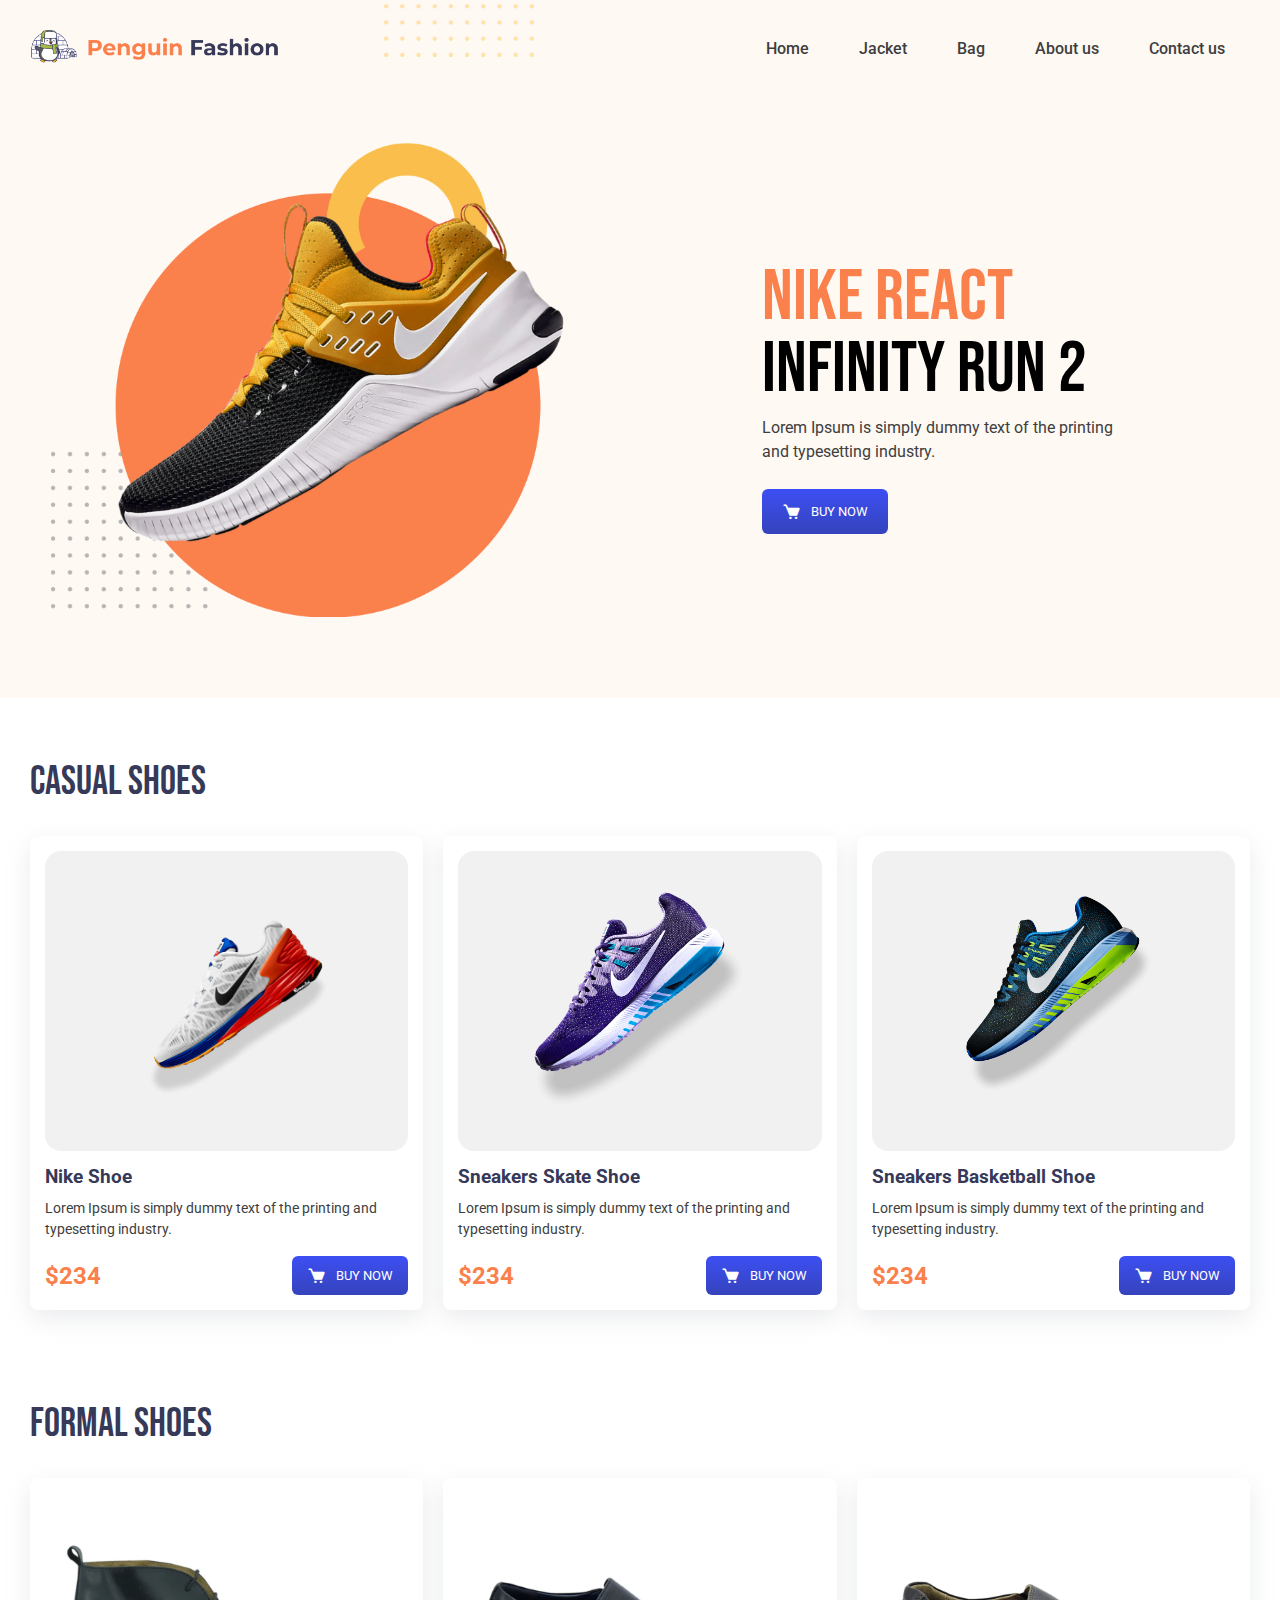
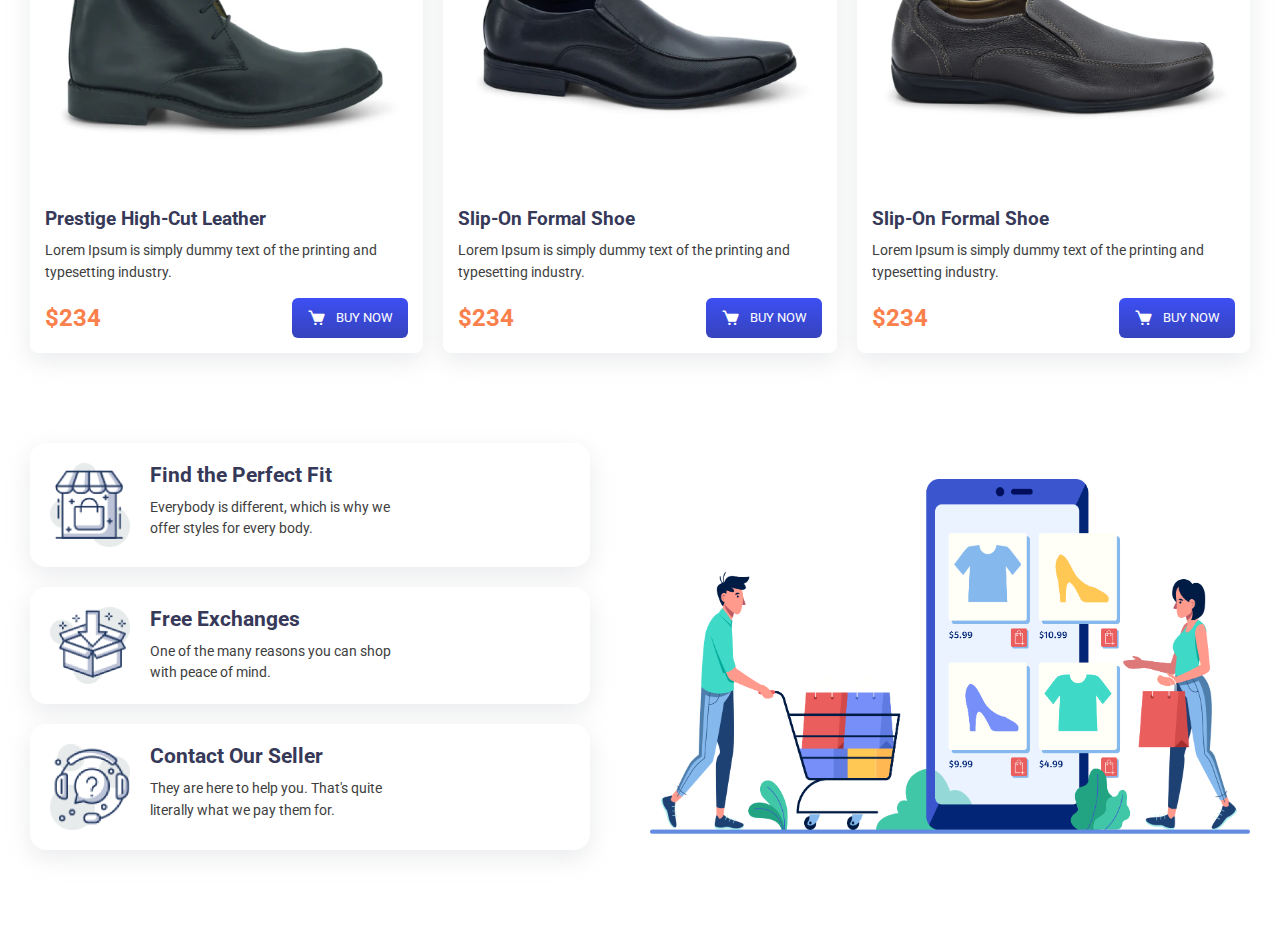
<file: index.html>
<!DOCTYPE html>
<html lang="en">
<head>
    <meta charset="UTF-8">
    <meta name="viewport" content="width=device-width, initial-scale=1.0">
    <title>Penguin Fashion</title>

    <!-- Box Icon CDN -->
    <link rel="stylesheet"
    href="https://cdn.jsdelivr.net/npm/boxicons@latest/css/boxicons.min.css">

    <!-- Style Link -->
    <link rel="stylesheet" href="./style/shoe.css">

</head>
<body>

    <!-- Header Section -->
    <header class="header">

        <!-- Navbar Section -->
        <nav class="navbar max-width">

            <div class="brand"><img src="./assets/Shoe/Photos/Logo.png" alt=""></div>

            <menu class="menu">
                <ul>
                    <li class="list-item"><a href="" class="menu-link">Home</a></li>
                    <li class="list-item"><a href="./jacket.html" class="menu-link">Jacket</a></li>
                    <li class="list-item"><a href="./bag.html" class="menu-link">Bag</a></li>
                    <li class="list-item"><a href="" class="menu-link">About us</a></li>
                    <li class="list-item"><a href="" class="menu-link">Contact us</a></li>
                </ul>
            </menu>

            <img class="nav-dots" src="./assets/icons/Group dots.png" alt="">

            <div class="menu-icon"><i class='bx bx-menu'></i></div>

        </nav>

        <!-- Hero Section -->
        <section class="hero-section max-width">

            <div class="hero-img">
                <div class="img-div">
                    <img src="./assets/Shoe/Photos/hero-img.png" alt="">
                </div>
            </div>

            <div class="hero-content">
                <h1><span>Nike React</span> Infinity Run 2</h1>
                <p>Lorem Ipsum is simply dummy text of the printing 
                    and typesetting industry.</p>
                <button class="button"><i class='bx bxs-cart' ></i> Buy Now</button>
            </div>

            
        </section>

    </header>

    <!-- Main Section -->
    <main class="main">

        <!-- Product Section -->
        <section class="product-section max-width">

            <div class="product-content">
                <h1 class="title">CASUAL SHOES</h1>
            </div>

            <div class="product-container">

                <div class="product-item">
                    <div class="img-div">
                        <img src="./assets/Shoe/Photos/image 5.png" alt="">
                    </div>

                    <h3>Nike Shoe</h3>
                    <p>Lorem Ipsum is simply dummy text of the 
                        printing and typesetting industry.</p>

                    <div class="item-div">
                        <h2>$234</h2>
                        <button class="button"><i class='bx bxs-cart' ></i> Buy Now</button>
                    </div>
                </div>

                <div class="product-item">
                    <div class="img-div">
                        <img src="./assets/Shoe/Photos/Daco_1703273 1.png" alt="">
                    </div>

                    <h3>Sneakers Skate Shoe</h3>
                    <p>Lorem Ipsum is simply dummy text of the 
                        printing and typesetting industry.</p>

                    <div class="item-div">
                        <h2>$234</h2>
                        <button class="button"><i class='bx bxs-cart' ></i> Buy Now</button>
                    </div>
                </div>

                <div class="product-item">
                    <div class="img-div">
                        <img src="./assets/Shoe/Photos/pngegg 1.png" alt="">
                    </div>

                    <h3>Sneakers Basketball Shoe</h3>
                    <p>Lorem Ipsum is simply dummy text of the 
                        printing and typesetting industry.</p>

                    <div class="item-div">
                        <h2>$234</h2>
                        <button class="button"><i class='bx bxs-cart' ></i> Buy Now</button>
                    </div>
                </div>

            </div>

        </section>


        <!-- Product Section -->
        <section class="product-section max-width">

            <div class="product-content">
                <h1 class="title">Formal Shoes</h1>
            </div>

            <div class="product-container">

                <div class="product-item product-item-2">
                    <div class="img-div">
                        <img src="./assets/Shoe/Photos/Mask Group.png" alt="">
                    </div>

                    <h3>Prestige High-Cut Leather </h3>
                    <p>Lorem Ipsum is simply dummy text of the 
                        printing and typesetting industry.</p>

                    <div class="item-div">
                        <h2>$234</h2>
                        <button class="button"><i class='bx bxs-cart' ></i> Buy Now</button>
                    </div>
                </div>

                <div class="product-item product-item-2">
                    <div class="img-div">
                        <img src="./assets/Shoe/Photos/Rectangle 38.png" alt="">
                    </div>

                    <h3>Slip-On Formal Shoe</h3>
                    <p>Lorem Ipsum is simply dummy text of the 
                        printing and typesetting industry.</p>

                    <div class="item-div">
                        <h2>$234</h2>
                        <button class="button"><i class='bx bxs-cart' ></i> Buy Now</button>
                    </div>
                </div>

                <div class="product-item product-item-2">
                    <div class="img-div">
                        <img src="./assets/Shoe/Photos/Rectangle 39.png" alt="">
                    </div>

                    <h3>Slip-On Formal Shoe</h3> 
                    <p>Lorem Ipsum is simply dummy text of the 
                        printing and typesetting industry.</p>

                    <div class="item-div">
                        <h2>$234</h2>
                        <button class="button"><i class='bx bxs-cart' ></i> Buy Now</button>
                    </div>
                </div>

            </div>

        </section>
        

        <!-- Service Section -->
        <section class="service-section max-width">

            <div class="service-content">

                <div class="service-item">
                    <div class="img-div">
                        <img src="./assets/icons/image 12.png" alt="">
                    </div>

                    <div>
                        <h4>Find the Perfect Fit</h4>
                        <p>Everybody is different, which is why we
                            offer styles for every body.</p>
                    </div>
                </div>

                <div class="service-item">
                    <div class="img-div">
                        <img src="./assets/icons/image 13.png" alt="">
                    </div>

                    <div>
                        <h4>Free Exchanges</h4>
                        <p>One of the many reasons you can shop
                            with peace of mind.</p>
                    </div>
                </div>


                <div class="service-item">
                    <div class="img-div">
                        <img src="./assets/icons/image 14.png" alt="">
                    </div>

                    <div>
                        <h4>Contact Our Seller</h4>
                        <p>They are here to help you. That's quite 
                            literally what we pay them for.</p>
                    </div>
                </div>


            </div>


            <div class="service-img">
                <img src="./assets/icons/XMLID 1.png" alt="">
            </div>

        </section>

    </main>
    
</body>
</html>
</file>
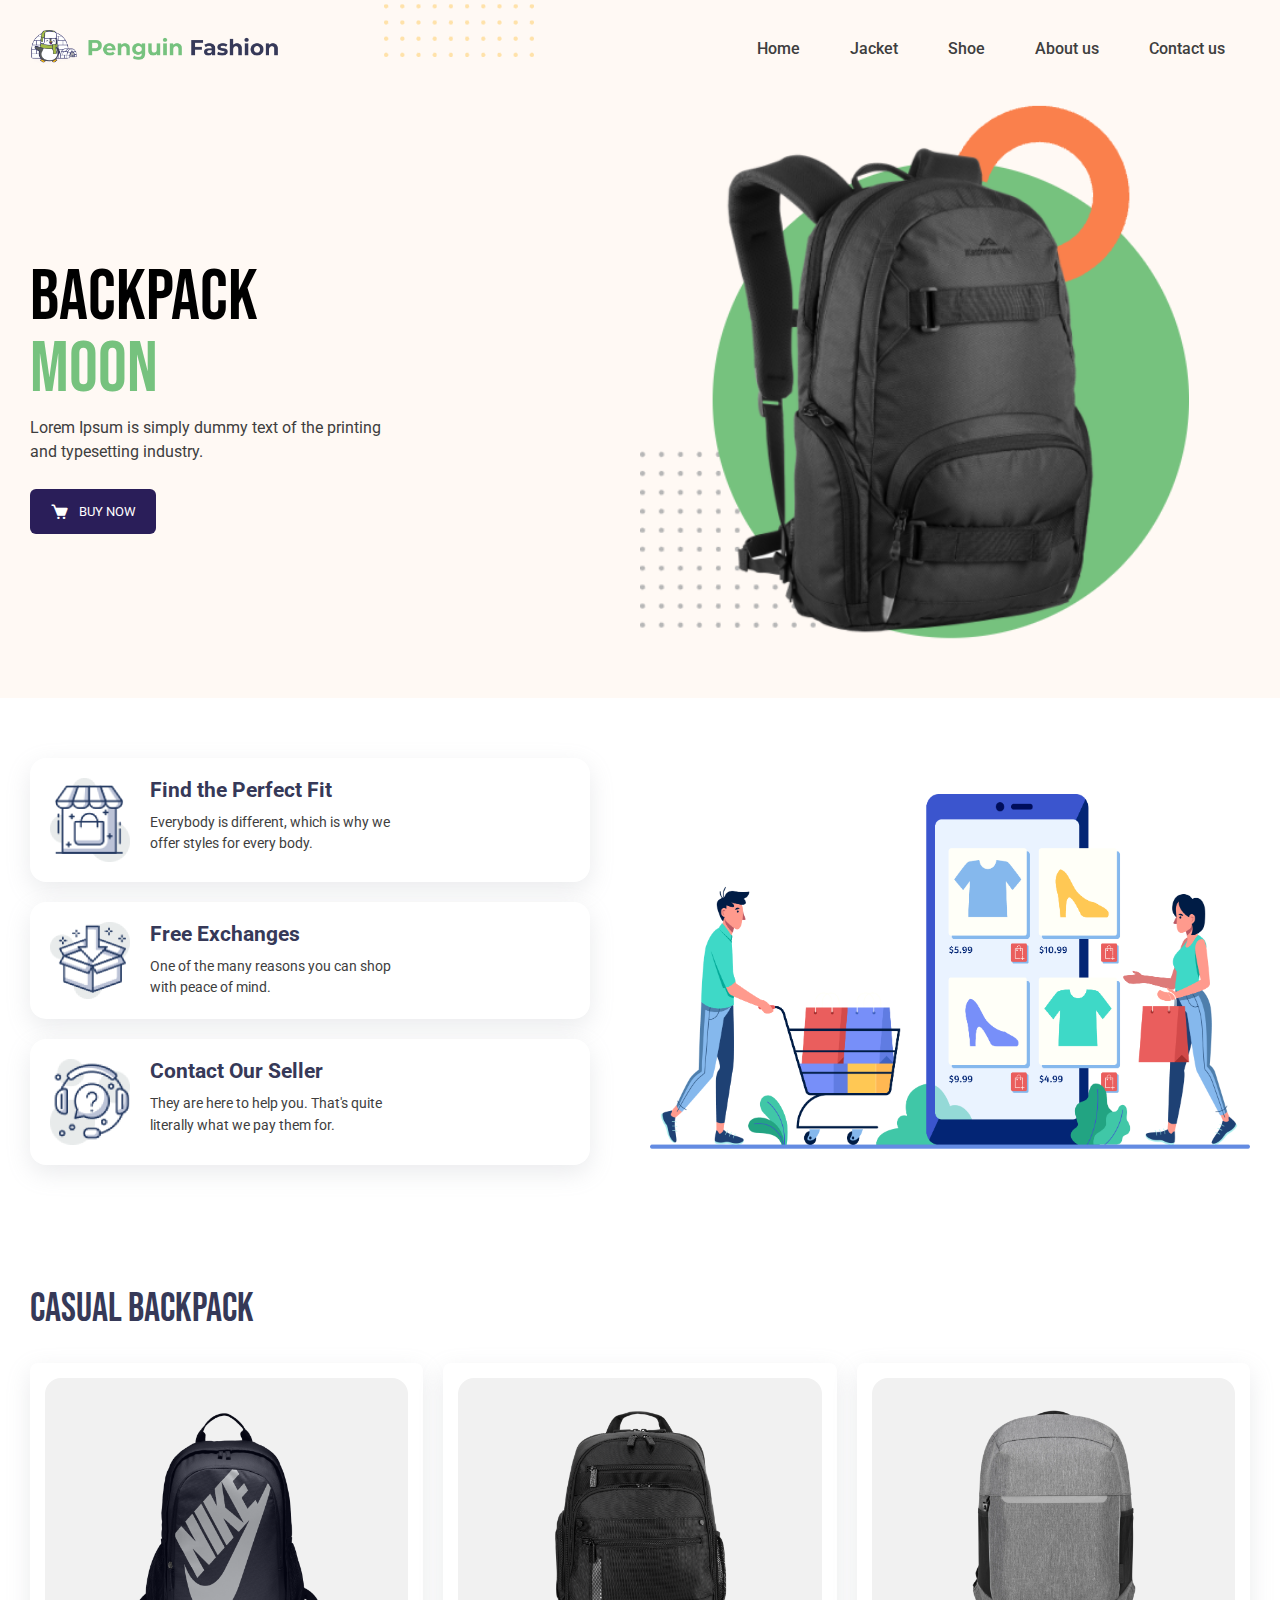
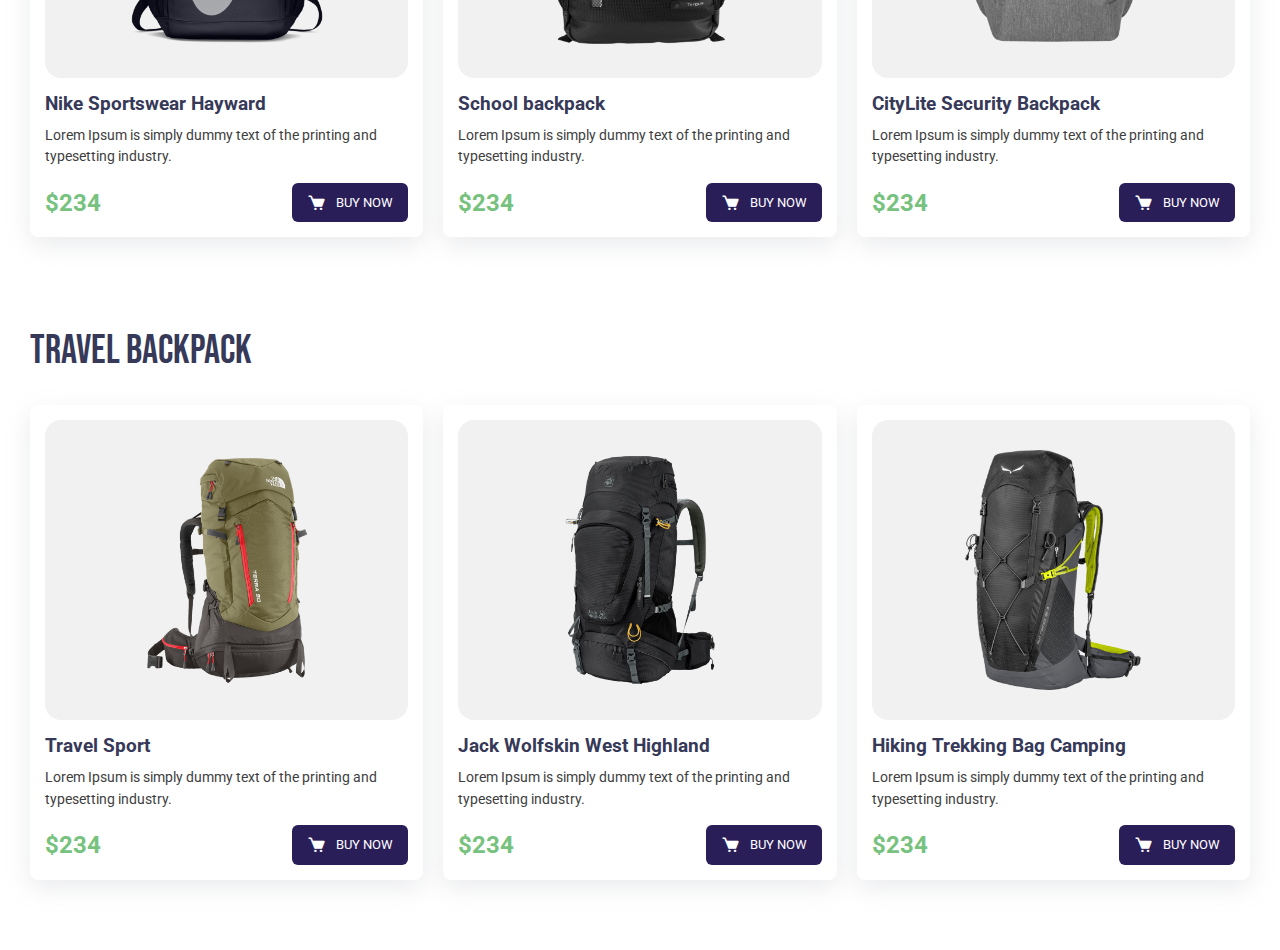
<file: bag.html>
<!DOCTYPE html>
<html lang="en">
<head>
    <meta charset="UTF-8">
    <meta name="viewport" content="width=device-width, initial-scale=1.0">
    <title>Penguin Fashion</title>

    <!-- Box Icon CDN -->
    <link rel="stylesheet"
    href="https://cdn.jsdelivr.net/npm/boxicons@latest/css/boxicons.min.css">

    <!-- Style Link -->
    <link rel="stylesheet" href="./style/bag.css">

</head>
<body>

    <!-- Header Section -->
    <header class="header">

        <!-- Navbar Section -->
        <nav class="navbar max-width">

            <div class="brand"><img src="./assets/Bag/Photos/Logo.png" alt=""></div>

            <menu class="menu">
                <ul>
                    <li class="list-item"><a href="" class="menu-link">Home</a></li>
                    <li class="list-item"><a href="./jacket.html" class="menu-link">Jacket</a></li>
                    <li class="list-item"><a href="./index.html" class="menu-link">Shoe</a></li>
                    <li class="list-item"><a href="" class="menu-link">About us</a></li>
                    <li class="list-item"><a href="" class="menu-link">Contact us</a></li>
                </ul>
            </menu>

            <img class="nav-dots" src="./assets/icons/Group dots.png" alt="">

            <div class="menu-icon"><i class='bx bx-menu'></i></div>

        </nav>

        <!-- Hero Section -->
        <section class="hero-section max-width">

            <div class="hero-content">
                <h1>BackPack<br><span>Moon</span></h1>
                <p>Lorem Ipsum is simply dummy text of the printing 
                    and typesetting industry.</p>
                <button class="button"><i class='bx bxs-cart' ></i> Buy Now</button>
            </div>

            <div class="hero-img">
                <div class="img-div">
                    <img src="./assets/Bag/Photos/hero-img.png" alt="">
                </div>
            </div>

        </section>

    </header>

    <!-- Main Section -->
    <main class="main">

        
        <!-- Service Section -->
        <section class="service-section max-width">

            <div class="service-content">

                <div class="service-item">
                    <div class="img-div">
                        <img src="./assets/icons/image 12.png" alt="">
                    </div>

                    <div>
                        <h4>Find the Perfect Fit</h4>
                        <p>Everybody is different, which is why we
                            offer styles for every body.</p>
                    </div>
                </div>

                <div class="service-item">
                    <div class="img-div">
                        <img src="./assets/icons/image 13.png" alt="">
                    </div>

                    <div>
                        <h4>Free Exchanges</h4>
                        <p>One of the many reasons you can shop
                            with peace of mind.</p>
                    </div>
                </div>


                <div class="service-item">
                    <div class="img-div">
                        <img src="./assets/icons/image 14.png" alt="">
                    </div>

                    <div>
                        <h4>Contact Our Seller</h4>
                        <p>They are here to help you. That's quite 
                            literally what we pay them for.</p>
                    </div>
                </div>


            </div>


            <div class="service-img">
                <img src="./assets/icons/XMLID 1.png" alt="">
            </div>

        </section>


        <!-- Product Section -->
        <section class="product-section max-width">

            <div class="product-content">
                <h1 class="title">Casual backpack</h1>
            </div>

            <div class="product-container">

                <div class="product-item">
                    <div class="img-div">
                        <img src="./assets/Bag/Photos/pngwing 1.png" alt="">
                    </div>

                    <h3>Nike Sportswear Hayward</h3>
                    <p>Lorem Ipsum is simply dummy text of the 
                        printing and typesetting industry.</p>

                    <div class="item-div">
                        <h2>$234</h2>
                        <button class="button"><i class='bx bxs-cart' ></i> Buy Now</button>
                    </div>
                </div>

                <div class="product-item">
                    <div class="img-div">
                        <img src="./assets/Bag/Photos/img1.png" alt="">
                    </div>

                    <h3>School backpack</h3>
                    <p>Lorem Ipsum is simply dummy text of the 
                        printing and typesetting industry.</p>

                    <div class="item-div">
                        <h2>$234</h2>
                        <button class="button"><i class='bx bxs-cart' ></i> Buy Now</button>
                    </div>
                </div>

                <div class="product-item">
                    <div class="img-div">
                        <img src="./assets/Bag/Photos/image 16.png" alt="">
                    </div>

                    <h3>CityLite Security Backpack</h3>
                    <p>Lorem Ipsum is simply dummy text of the 
                        printing and typesetting industry.</p>

                    <div class="item-div">
                        <h2>$234</h2>
                        <button class="button"><i class='bx bxs-cart' ></i> Buy Now</button>
                    </div>
                </div>

            </div>

        </section>


        <!-- Product Section -->
        <section class="product-section max-width">

            <div class="product-content">
                <h1 class="title">Travel backpack</h1>
            </div>

            <div class="product-container">

                <div class="product-item">
                    <div class="img-div">
                        <img src="./assets/Bag/Photos/img2.png" alt="">
                    </div>

                    <h3>Travel Sport</h3>
                    <p>Lorem Ipsum is simply dummy text of the 
                        printing and typesetting industry.</p>

                    <div class="item-div">
                        <h2>$234</h2>
                        <button class="button"><i class='bx bxs-cart' ></i> Buy Now</button>
                    </div>
                </div>

                <div class="product-item">
                    <div class="img-div">
                        <img src="./assets/Bag/Photos/pngwing 2.png" alt="">
                    </div>

                    <h3>Jack Wolfskin West Highland</h3>
                    <p>Lorem Ipsum is simply dummy text of the 
                        printing and typesetting industry.</p>

                    <div class="item-div">
                        <h2>$234</h2>
                        <button class="button"><i class='bx bxs-cart' ></i> Buy Now</button>
                    </div>
                </div>

                <div class="product-item">
                    <div class="img-div">
                        <img src="./assets/Bag/Photos/pngwing 3.png" alt="">
                    </div>

                    <h3>Hiking Trekking Bag Camping</h3>
                    <p>Lorem Ipsum is simply dummy text of the 
                        printing and typesetting industry.</p>

                    <div class="item-div">
                        <h2>$234</h2>
                        <button class="button"><i class='bx bxs-cart' ></i> Buy Now</button>
                    </div>
                </div>

            </div>

        </section>
        

    </main>
    
</body>
</html>
</file>
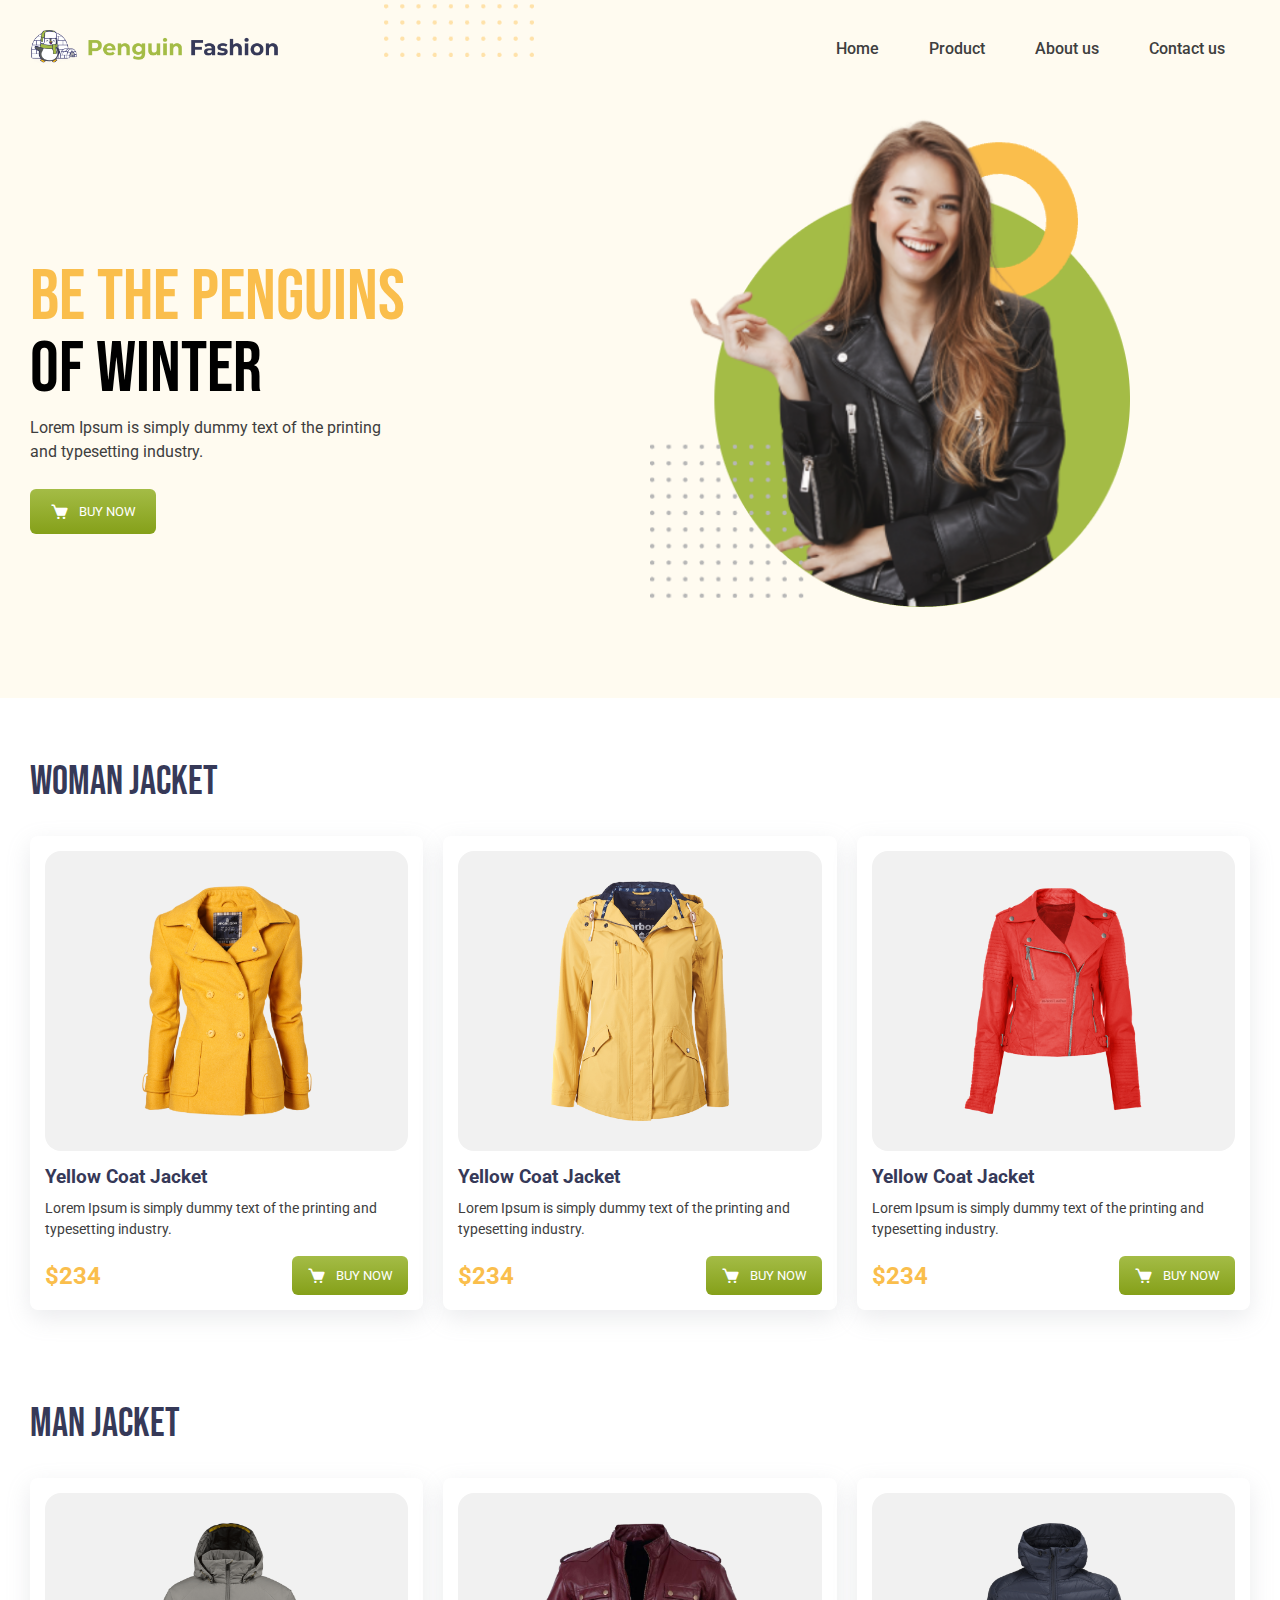
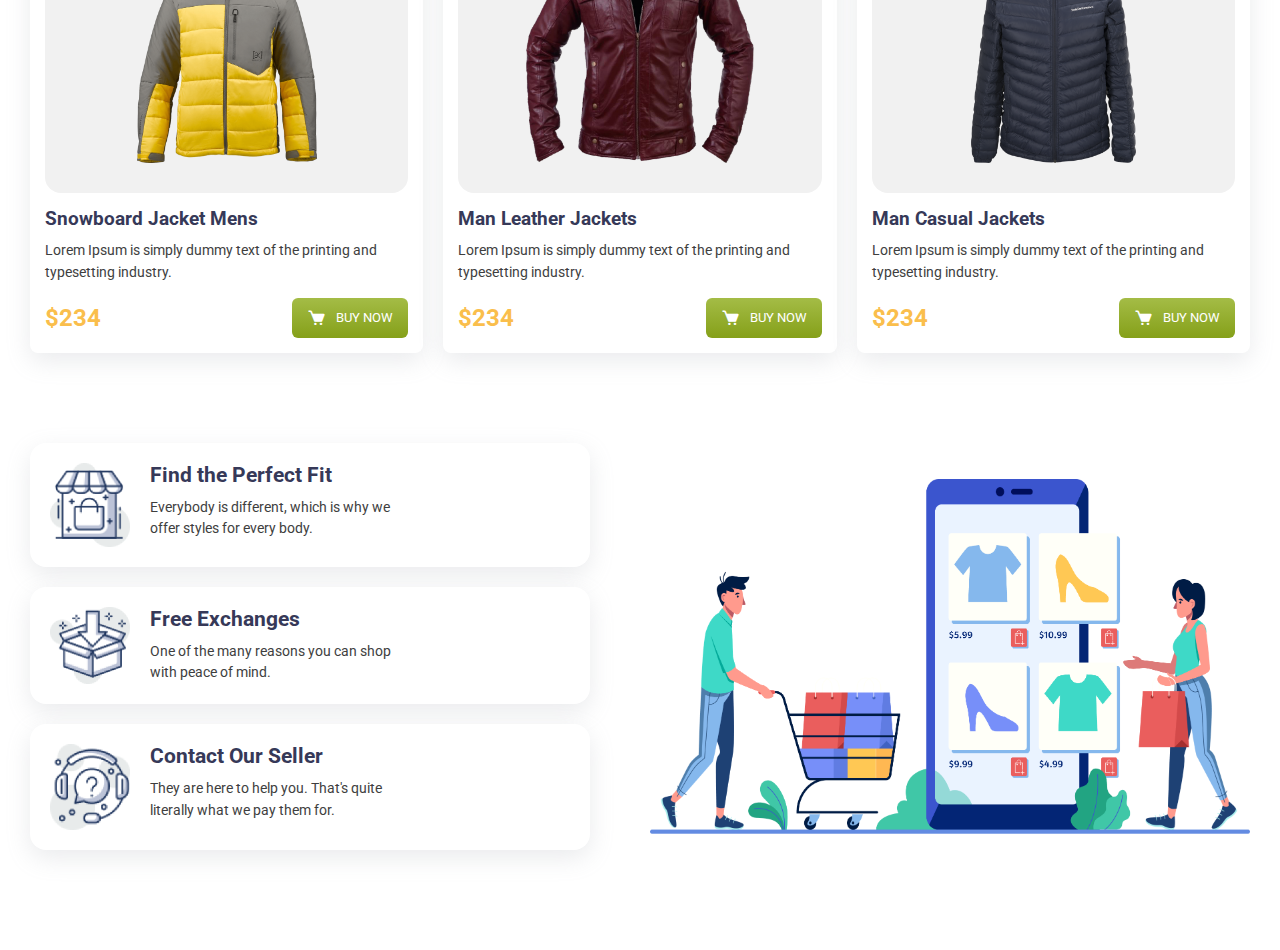
<file: jacket.html>
<!DOCTYPE html>
<html lang="en">
<head>
    <meta charset="UTF-8">
    <meta name="viewport" content="width=device-width, initial-scale=1.0">
    <title>Penguin Fashion</title>

    <!-- Box Icon CDN -->
    <link rel="stylesheet"
    href="https://cdn.jsdelivr.net/npm/boxicons@latest/css/boxicons.min.css">

    <!-- Style Link -->
    <link rel="stylesheet" href="./style/style.css">

</head>
<body>

    <!-- Header Section -->
    <header class="header">

        <!-- Navbar Section -->
        <nav class="navbar max-width">

            <div class="brand"><img src="./assets/icons/brand.png" alt=""></div>

            <menu class="menu">
                <ul>
                    <li class="list-item"><a href="" class="menu-link">Home</a></li>
                    <li class="list-item"><a href="" class="menu-link">Product</a></li>
                    <li class="list-item"><a href="" class="menu-link">About us</a></li>
                    <li class="list-item"><a href="" class="menu-link">Contact us</a></li>
                </ul>
            </menu>

            <img class="nav-dots" src="./assets/icons/Group dots.png" alt="">

            <div class="menu-icon"><i class='bx bx-menu'></i></div>

        </nav>

        <!-- Hero Section -->
        <section class="hero-section max-width">

            <div class="hero-content">
                <h1><span>Be The Penguins</span> Of Winter</h1>
                <p>Lorem Ipsum is simply dummy text of the printing 
                    and typesetting industry.</p>
                <button class="button"><i class='bx bxs-cart' ></i> Buy Now</button>
            </div>

            <div class="hero-img">
                <div class="img-div">
                    <img src="./assets/Image/hero-img.png" alt="">
                </div>
            </div>

        </section>

    </header>

    <!-- Main Section -->
    <main class="main">

        <!-- Product Section -->
        <section class="product-section max-width">

            <div class="product-content">
                <h1 class="title">Woman Jacket</h1>
            </div>

            <div class="product-container">

                <div class="product-item">
                    <div class="img-div">
                        <img src="./assets/Image/SeekPng 1.png" alt="">
                    </div>

                    <h3>Yellow Coat Jacket</h3>
                    <p>Lorem Ipsum is simply dummy text of the 
                        printing and typesetting industry.</p>

                    <div class="item-div">
                        <h2>$234</h2>
                        <button class="button"><i class='bx bxs-cart' ></i> Buy Now</button>
                    </div>
                </div>

                <div class="product-item">
                    <div class="img-div">
                        <img src="./assets/Image/PngItem_2597366 1.png" alt="">
                    </div>

                    <h3>Yellow Coat Jacket</h3>
                    <p>Lorem Ipsum is simply dummy text of the 
                        printing and typesetting industry.</p>

                    <div class="item-div">
                        <h2>$234</h2>
                        <button class="button"><i class='bx bxs-cart' ></i> Buy Now</button>
                    </div>
                </div>

                <div class="product-item">
                    <div class="img-div">
                        <img src="./assets/Image/image 15.png" alt="">
                    </div>

                    <h3>Yellow Coat Jacket</h3>
                    <p>Lorem Ipsum is simply dummy text of the 
                        printing and typesetting industry.</p>

                    <div class="item-div">
                        <h2>$234</h2>
                        <button class="button"><i class='bx bxs-cart' ></i> Buy Now</button>
                    </div>
                </div>

            </div>

        </section>


        <!-- Product Section -->
        <section class="product-section max-width">

            <div class="product-content">
                <h1 class="title">Man Jacket</h1>
            </div>

            <div class="product-container">

                <div class="product-item">
                    <div class="img-div">
                        <img src="./assets/Image/image 11.png" alt="">
                    </div>

                    <h3>Snowboard Jacket Mens</h3>
                    <p>Lorem Ipsum is simply dummy text of the 
                        printing and typesetting industry.</p>

                    <div class="item-div">
                        <h2>$234</h2>
                        <button class="button"><i class='bx bxs-cart' ></i> Buy Now</button>
                    </div>
                </div>

                <div class="product-item">
                    <div class="img-div">
                        <img src="./assets/Image/vippng 1.png" alt="">
                    </div>

                    <h3>Man Leather Jackets</h3>
                    <p>Lorem Ipsum is simply dummy text of the 
                        printing and typesetting industry.</p>

                    <div class="item-div">
                        <h2>$234</h2>
                        <button class="button"><i class='bx bxs-cart' ></i> Buy Now</button>
                    </div>
                </div>

                <div class="product-item">
                    <div class="img-div">
                        <img src="./assets/Image/toppng 1.png" alt="">
                    </div>

                    <h3>Man Casual Jackets</h3>
                    <p>Lorem Ipsum is simply dummy text of the 
                        printing and typesetting industry.</p>

                    <div class="item-div">
                        <h2>$234</h2>
                        <button class="button"><i class='bx bxs-cart' ></i> Buy Now</button>
                    </div>
                </div>

            </div>

        </section>
        

        <!-- Service Section -->
        <section class="service-section max-width">

            <div class="service-content">

                <div class="service-item">
                    <div class="img-div">
                        <img src="./assets/icons/image 12.png" alt="">
                    </div>

                    <div>
                        <h4>Find the Perfect Fit</h4>
                        <p>Everybody is different, which is why we
                            offer styles for every body.</p>
                    </div>
                </div>

                <div class="service-item">
                    <div class="img-div">
                        <img src="./assets/icons/image 13.png" alt="">
                    </div>

                    <div>
                        <h4>Free Exchanges</h4>
                        <p>One of the many reasons you can shop
                            with peace of mind.</p>
                    </div>
                </div>


                <div class="service-item">
                    <div class="img-div">
                        <img src="./assets/icons/image 14.png" alt="">
                    </div>

                    <div>
                        <h4>Contact Our Seller</h4>
                        <p>They are here to help you. That's quite 
                            literally what we pay them for.</p>
                    </div>
                </div>


            </div>


            <div class="service-img">
                <img src="./assets/icons/XMLID 1.png" alt="">
            </div>

        </section>

    </main>
    
</body>
</html>
</file>
<file: style/shoe.css>
@import url('https://fonts.googleapis.com/css2?family=Bebas+Neue&family=Montserrat:ital,wght@0,100..900;1,100..900&family=Roboto:ital,wght@0,100;0,300;0,400;0,500;0,700;0,900;1,100;1,300;1,400;1,500;1,700;1,900&display=swap');

/* 
font-family: "Montserrat", sans-serif;
font-family: "Bebas Neue", sans-serif;
*/

*{
    margin: 0;
    padding: 0;
    box-sizing: border-box;
    font-family: "Roboto", sans-serif;
    list-style: none;
    text-decoration: none;
    scroll-behavior: smooth;
}

:root{
    --primary-color: rgb(164, 188, 70);
    --secondary-color: rgb(250, 128, 76);
    --p-color:rgb(62, 62, 62);
    --dark-color: rgb(54, 57, 88);
    --background-color: rgb(255, 249, 244);
}

/* 
Common Style
*/
.max-width{
    max-width: 1300px;
    margin: 0 auto;
    padding: 30px;
}

p{
    line-height: 1.5;
    font-size: 1rem;
    color: var(--p-color);
}

.button{
    border: none;
    color: white;
    border-radius: 6px;
    background: linear-gradient(180.00deg, rgb(61, 79, 243),rgb(53, 67, 188) 100%);
    padding: 13px 20px;
    text-transform: uppercase;
    display: flex;
    align-items: center;
    justify-content: center;
    gap: 10px;
}

.button > i{
    font-size: 1.2rem;
}

/* 
--------- Header Section --------------
*/
.header{
    width: 100%;
    background-color: var(--background-color);
}

.navbar{
    display: flex;
    align-items: center;
    justify-content: space-between;
    position: relative;
}

.brand{
    width: 250px;
}

.brand img{
    width: 100%;
}

.nav-dots{
    position: absolute;
    top: -95%;
    left: 30%;
}

.menu-icon{
    font-size: 30px;
    color: var(--dark-color);
    display: none;
}

.menu ul{
    display: flex;
    align-items: center;
}

.list-item{
    margin: 0 10px;
}

.menu-link{
    font-weight: 500;
    color: var(--p-color);
    padding: 10px 15px;
}


/* 
---------------- Hero Section ------------------------- 
*/
.hero-section{
    height: 600px;
    display: flex;
    align-items: center;
    gap: 0px;
}

.hero-content{
    width: 50%;
    padding-left: 10%;
}

.hero-content h1,
.hero-content h1 span{
    font-size: 4.5rem;
    font-family: "Bebas Neue", sans-serif;
    font-weight: 500;
    line-height: 1;
    max-width: 400px;
}

.hero-content h1 span{
    color: var(--secondary-color);
}

.hero-content p{
    max-width: 380px;
    margin: 10px 0 25px;
}

.hero-img{
    width: 50%;
    height: 100%;
    display: flex;
    align-items: center;
    justify-content: start;
}

.hero-img .img-div{
    margin-top: -10%;
    width: 90%;
}

.hero-img .img-div img{
    width: 100%;
}


/* 
----------- Product Section ---------------------------
*/
.product-content h1{
    font-family: "Bebas Neue", sans-serif;
    color: var(--dark-color);
    font-size: 2.5rem;
    font-weight: 500;
    margin: 30px 0;
}

.product-container{
    display: grid;
    grid-template-columns: repeat(3, 1fr);
    gap: 20px;
}

.product-item{
    width: 100%;
    background-color: white;
    border-radius: 8px;
    box-shadow: rgba(149, 157, 165, 0.2) 0px 8px 24px;
    padding: 15px;
}

.product-item .img-div{
    width: 100%;
    height: 300px;
    background: rgb(241, 241, 241);
    padding: 30px;
    border-radius: 16px;
}

.product-item-2 .img-div{
    width: 100%;
    height: 300px;
    padding: 0;
    background-color: white;
}

.product-item .img-div img{
    width: 100%;
    height: 100%;
    object-fit: contain;
}

.product-item-2 .img-div img{
    width: 100%;
    height: 100%;
    object-fit: cover;
}

.product-item h3{
    margin: 15px 0 10px;
    color: var(--dark-color);
}

.product-item p{
    font-size: .9rem;
    margin-bottom: 15px;
}

.item-div{
    display: flex;
    align-items: center;
    justify-content: space-between;
}

.item-div h2{
    color: var(--secondary-color);
}

.item-div .button{
    padding: 10px 15px;
}


/* 
-------------------- Service Section ----------------
*/
.service-section{
    display: flex;
    gap: 20px;
    padding: 60px 30px 80px;
}

.service-content,
.service-img{
    width: 50%;
}

.service-item{
    display: flex;
    align-items: start;
    gap: 20px;
    background-color: white;
    padding: 20px;
    margin-bottom: 20px;
    margin-right: 40px;
    border-radius: 16px;
    box-shadow: rgba(149, 157, 165, 0.2) 0px 8px 24px;
}

.service-item .img-div{
    width: 80px;
}

.service-item .img-div img{
    width: 100%;
}

.service-item div{
    display: flex;
    flex-direction: column;
    justify-content: center;
    align-items: start;
}

.service-item h4{
    font-size: 1.3rem;
    color: var(--dark-color);
}

.service-item p{
    margin-top: 10px;
    font-size: .9rem;
    max-width: 250px;
}

.service-img{
    display: flex;
    align-items: center;
    justify-content: center;
}

.service-img img{
    width: 100%;
}




/* 
------------------- Responsive Layout -----------------
*/
@media screen and (max-width: 900px) {
    
    .menu-icon{
        display: block;
    }

    .menu,
    .nav-dots{
        display: none;
    }

    .hero-section{
        flex-direction: column;
        align-items: start;
    }

    .hero-content,
    .hero-img,
    .service-content,
    .service-img{
        width: 100%;
    }

    .hero-section{
        height: auto;
    }

    .hero-content{
        padding: 50px 0 0;
    }

    .hero-img .img-div{
        margin: -5% auto 0;
        width: 70%;
    }

    .product-container{
        grid-template-columns: repeat(2, 1fr);
    }

    .service-section{
        gap: 50px;
        flex-direction: column-reverse;
    }

    .service-item{
        margin-right: auto;
    }

}

@media screen and (max-width: 600px) {
    
    .hero-img .img-div{
        width: 100%;
    }

    .product-container{
        grid-template-columns: repeat(1, 1fr);
    }

}
</file>
<file: style/bag.css>
@import url('https://fonts.googleapis.com/css2?family=Bebas+Neue&family=Montserrat:ital,wght@0,100..900;1,100..900&family=Roboto:ital,wght@0,100;0,300;0,400;0,500;0,700;0,900;1,100;1,300;1,400;1,500;1,700;1,900&display=swap');

/* 
font-family: "Montserrat", sans-serif;
font-family: "Bebas Neue", sans-serif;
*/

*{
    margin: 0;
    padding: 0;
    box-sizing: border-box;
    font-family: "Roboto", sans-serif;
    list-style: none;
    text-decoration: none;
    scroll-behavior: smooth;
}

:root{
    --primary-color: rgb(164, 188, 70);
    --secondary-color: rgb(118, 194, 126);
    --p-color:rgb(62, 62, 62);
    --dark-color: rgb(54, 57, 88);
    --background-color: rgb(255, 249, 244);
}

/* 
Common Style
*/
.max-width{
    max-width: 1300px;
    margin: 0 auto;
    padding: 30px;
}

p{
    line-height: 1.5;
    font-size: 1rem;
    color: var(--p-color);
}

.button{
    border: none;
    color: white;
    border-radius: 6px;
    background: rgb(42, 30, 89);
    padding: 13px 20px;
    text-transform: uppercase;
    display: flex;
    align-items: center;
    justify-content: center;
    gap: 10px;
}

.button > i{
    font-size: 1.2rem;
}

.main{
    padding-bottom: 40px;
}

/* 
--------- Header Section --------------
*/
.header{
    width: 100%;
    background-color: var(--background-color);
}

.navbar{
    display: flex;
    align-items: center;
    justify-content: space-between;
    position: relative;
}

.brand{
    width: 250px;
}

.brand img{
    width: 100%;
}

.nav-dots{
    position: absolute;
    top: -95%;
    left: 30%;
}

.menu-icon{
    font-size: 30px;
    color: var(--dark-color);
    display: none;
}

.menu ul{
    display: flex;
    align-items: center;
}

.list-item{
    margin: 0 10px;
}

.menu-link{
    font-weight: 500;
    color: var(--p-color);
    padding: 10px 15px;
}


/* 
---------------- Hero Section ------------------------- 
*/
.hero-section{
    height: 600px;
    display: flex;
    align-items: center;
    gap: 0px;
}

.hero-content{
    width: 50%;
}

.hero-content h1,
.hero-content h1 span{
    font-size: 4.5rem;
    font-family: "Bebas Neue", sans-serif;
    font-weight: 500;
    line-height: 1;
    max-width: 400px;
}

.hero-content h1 span{
    color: var(--secondary-color);
}

.hero-content p{
    max-width: 380px;
    margin: 10px 0 25px;
}

.hero-img{
    width: 50%;
    height: 100%;
    display: flex;
    align-items: center;
    justify-content: start;
}

.hero-img .img-div{
    margin-top: -10%;
    width: 90%;
}

.hero-img .img-div img{
    width: 100%;
}


/* 
----------- Product Section ---------------------------
*/
.product-content h1{
    font-family: "Bebas Neue", sans-serif;
    color: var(--dark-color);
    font-size: 2.5rem;
    font-weight: 500;
    margin: 30px 0;
}

.product-container{
    display: grid;
    grid-template-columns: repeat(3, 1fr);
    gap: 20px;
}

.product-item{
    width: 100%;
    background-color: white;
    border-radius: 8px;
    box-shadow: rgba(149, 157, 165, 0.2) 0px 8px 24px;
    padding: 15px;
}

.product-item .img-div{
    width: 100%;
    height: 300px;
    background: rgb(241, 241, 241);
    padding: 30px;
    border-radius: 16px;
}

.product-item-2 .img-div{
    width: 100%;
    height: 300px;
    padding: 0;
    background-color: white;
}

.product-item .img-div img{
    width: 100%;
    height: 100%;
    object-fit: contain;
}

.product-item-2 .img-div img{
    width: 100%;
    height: 100%;
    object-fit: cover;
}

.product-item h3{
    margin: 15px 0 10px;
    color: var(--dark-color);
}

.product-item p{
    font-size: .9rem;
    margin-bottom: 15px;
}

.item-div{
    display: flex;
    align-items: center;
    justify-content: space-between;
}

.item-div h2{
    color: var(--secondary-color);
}

.item-div .button{
    padding: 10px 15px;
}


/* 
-------------------- Service Section ----------------
*/
.service-section{
    display: flex;
    gap: 20px;
    padding: 60px 30px 40px;
}

.service-content,
.service-img{
    width: 50%;
}

.service-item{
    display: flex;
    align-items: start;
    gap: 20px;
    background-color: white;
    padding: 20px;
    margin-bottom: 20px;
    margin-right: 40px;
    border-radius: 16px;
    box-shadow: rgba(149, 157, 165, 0.2) 0px 8px 24px;
}

.service-item .img-div{
    width: 80px;
}

.service-item .img-div img{
    width: 100%;
}

.service-item div{
    display: flex;
    flex-direction: column;
    justify-content: center;
    align-items: start;
}

.service-item h4{
    font-size: 1.3rem;
    color: var(--dark-color);
}

.service-item p{
    margin-top: 10px;
    font-size: .9rem;
    max-width: 250px;
}

.service-img{
    display: flex;
    align-items: center;
    justify-content: center;
}

.service-img img{
    width: 100%;
}




/* 
------------------- Responsive Layout -----------------
*/
@media screen and (max-width: 900px) {
    
    .menu-icon{
        display: block;
    }

    .menu,
    .nav-dots{
        display: none;
    }

    .hero-section{
        flex-direction: column;
        align-items: start;
    }

    .hero-content,
    .hero-img,
    .service-content,
    .service-img{
        width: 100%;
    }

    .hero-section{
        height: auto;
        gap: 50px;
    }

    .hero-img .img-div{
        margin: -5% auto 0;
        width: 70%;
    }

    .product-container{
        grid-template-columns: repeat(2, 1fr);
    }

    .service-section{
        gap: 50px;
        flex-direction: column-reverse;
    }

    .service-item{
        margin-right: auto;
    }

}

@media screen and (max-width: 600px) {
    
    .hero-img .img-div{
        width: 100%;
    }

    .product-container{
        grid-template-columns: repeat(1, 1fr);
    }

}
</file>
<file: style/style.css>
@import url('https://fonts.googleapis.com/css2?family=Bebas+Neue&family=Montserrat:ital,wght@0,100..900;1,100..900&family=Roboto:ital,wght@0,100;0,300;0,400;0,500;0,700;0,900;1,100;1,300;1,400;1,500;1,700;1,900&display=swap');

/* 
font-family: "Montserrat", sans-serif;
font-family: "Bebas Neue", sans-serif;
*/

*{
    margin: 0;
    padding: 0;
    box-sizing: border-box;
    font-family: "Roboto", sans-serif;
    list-style: none;
    text-decoration: none;
    scroll-behavior: smooth;
}

:root{
    --primary-color: rgb(164, 188, 70);
    --secondary-color: rgb(250, 190, 76);
    --p-color:rgb(62, 62, 62);
    --dark-color: rgb(54, 57, 88);
}

/* 
Common Style
*/
.max-width{
    max-width: 1300px;
    margin: 0 auto;
    padding: 30px;
}

p{
    line-height: 1.5;
    font-size: 1rem;
    color: var(--p-color);
}

.button{
    border: none;
    color: white;
    border-radius: 6px;
    background: linear-gradient(180.00deg, rgb(164, 188, 70),rgb(133, 160, 25) 100%);
    padding: 13px 20px;
    text-transform: uppercase;
    display: flex;
    align-items: center;
    justify-content: center;
    gap: 10px;
}

.button > i{
    font-size: 1.2rem;
}

/* 
--------- Header Section --------------
*/
.header{
    width: 100%;
    background-color: rgb(255, 251, 240);
}

.navbar{
    display: flex;
    align-items: center;
    justify-content: space-between;
    position: relative;
}

.brand{
    width: 250px;
}

.brand img{
    width: 100%;
}

.nav-dots{
    position: absolute;
    top: -95%;
    left: 30%;
}

.menu-icon{
    font-size: 30px;
    color: var(--dark-color);
    display: none;
}

.menu ul{
    display: flex;
    align-items: center;
}

.list-item{
    margin: 0 10px;
}

.menu-link{
    font-weight: 500;
    color: var(--p-color);
    padding: 10px 15px;
}


/* 
---------------- Hero Section ------------------------- 
*/
.hero-section{
    height: 600px;
    display: flex;
    align-items: center;
    gap: 20px;
}

.hero-content{
    width: 50%;
}

.hero-content h1,
.hero-content h1 span{
    font-size: 4.5rem;
    font-family: "Bebas Neue", sans-serif;
    font-weight: 500;
    line-height: 1;
    max-width: 400px;
}

.hero-content h1 span{
    color: var(--secondary-color);
}

.hero-content p{
    max-width: 380px;
    margin: 10px 0 25px;
}

.hero-img{
    width: 50%;
    height: 100%;
    display: flex;
    align-items: center;
    justify-content: start;
}

.hero-img .img-div{
    margin-top: -40%;
    width: 80%;
}

.hero-img .img-div img{
    width: 100%;
}


/* 
----------- Product Section ---------------------------
*/
.product-content h1{
    font-family: "Bebas Neue", sans-serif;
    color: var(--dark-color);
    font-size: 2.5rem;
    font-weight: 500;
    margin: 30px 0;
}

.product-container{
    display: grid;
    grid-template-columns: repeat(3, 1fr);
    gap: 20px;
}

.product-item{
    width: 100%;
    background-color: white;
    border-radius: 8px;
    box-shadow: rgba(149, 157, 165, 0.2) 0px 8px 24px;
    padding: 15px;
}

.product-item .img-div{
    width: 100%;
    height: 300px;
    background: rgb(241, 241, 241);
    padding: 30px;
    border-radius: 16px;
}

.product-item .img-div img{
    width: 100%;
    height: 100%;
    object-fit: contain;
}

.product-item h3{
    margin: 15px 0 10px;
    color: var(--dark-color);
}

.product-item p{
    font-size: .9rem;
    margin-bottom: 15px;
}

.item-div{
    display: flex;
    align-items: center;
    justify-content: space-between;
}

.item-div h2{
    color: var(--secondary-color);
}

.item-div .button{
    padding: 10px 15px;
}


/* 
-------------------- Service Section ----------------
*/
.service-section{
    display: flex;
    gap: 20px;
    padding: 60px 30px 80px;
}

.service-content,
.service-img{
    width: 50%;
}

.service-item{
    display: flex;
    align-items: start;
    gap: 20px;
    background-color: white;
    padding: 20px;
    margin-bottom: 20px;
    margin-right: 40px;
    border-radius: 16px;
    box-shadow: rgba(149, 157, 165, 0.2) 0px 8px 24px;
}

.service-item .img-div{
    width: 80px;
}

.service-item .img-div img{
    width: 100%;
}

.service-item div{
    display: flex;
    flex-direction: column;
    justify-content: center;
    align-items: start;
}

.service-item h4{
    font-size: 1.3rem;
    color: var(--dark-color);
}

.service-item p{
    margin-top: 10px;
    font-size: .9rem;
    max-width: 250px;
}

.service-img{
    display: flex;
    align-items: center;
    justify-content: center;
}

.service-img img{
    width: 100%;
}




/* 
------------------- Responsive Layout -----------------
*/
@media screen and (max-width: 900px) {
    
    .menu-icon{
        display: block;
    }

    .menu{
        display: none;
    }

    .hero-section{
        flex-direction: column;
        align-items: start;
    }

    .hero-content,
    .hero-img,
    .service-content,
    .service-img{
        width: 100%;
    }

    .hero-section{
        height: auto;
    }

    .hero-img .img-div{
        margin-top: -20%;
        width: 70%;
    }

    .product-container{
        grid-template-columns: repeat(2, 1fr);
    }

    .service-section{
        gap: 50px;
        flex-direction: column-reverse;
    }

    .service-item{
        margin-right: auto;
    }

}

@media screen and (max-width: 600px) {
    
    .hero-img .img-div{
        margin-top: -20%;
        width: 100%;
    }

    .product-container{
        grid-template-columns: repeat(1, 1fr);
    }

}
</file>
